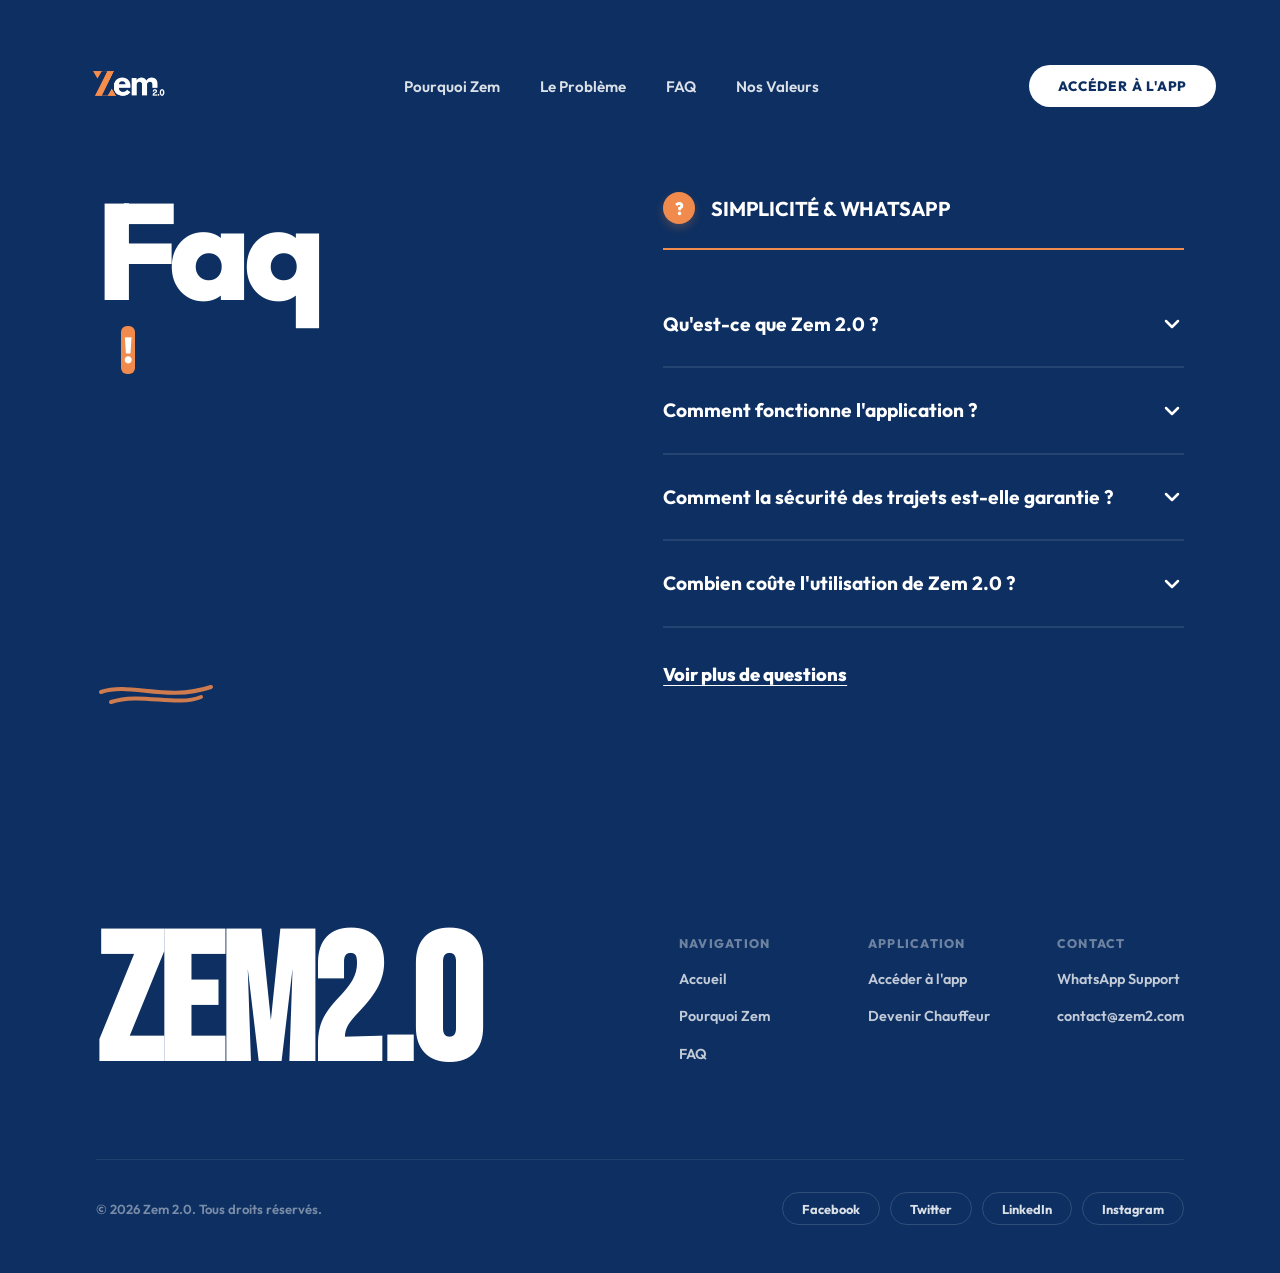
<file: faq.html>
<!DOCTYPE html>
<html lang="fr">
<head>
  <meta charset="UTF-8">
  <meta name="viewport" content="width=device-width, initial-scale=1.0, minimum-scale=1.0, maximum-scale=1.0, user-scalable=no">
  <title>Zem 2.0 — Questions Fréquentes (FAQ)</title>
  <meta name="description" content="Toutes les réponses à vos questions sur Zem 2.0. Apprenez comment fonctionne notre covoiturage solidaire et sécurisé.">

  <!-- Fonts: Outfit (UI), Syne (Logo), Bebas Neue (Display text) -->
  <link rel="preconnect" href="https://fonts.googleapis.com">
  <link rel="preconnect" href="https://fonts.gstatic.com" crossorigin>
  <link href="https://fonts.googleapis.com/css2?family=Bebas+Neue&family=Outfit:wght@300;400;600;800&family=Syne:wght@800&display=swap" rel="stylesheet">

  <!-- Stylesheet -->
  <link rel="stylesheet" href="style.css?v=2">
</head>
<body class="faq-page">

  <!-- Glassmorphic Header / Navigation -->
  <header class="navbar">
    <a href="index.html">
      <img src="logo.png" class="nav-logo-img" alt="Zem 2.0 Logo">
    </a>
    <nav class="nav-links">
      <a href="index.html#why-zem" class="nav-link">Pourquoi Zem</a>
      <a href="index.html#problem" class="nav-link">Le Problème</a>
      <a href="faq.html" class="nav-link active">FAQ</a>
      <a href="index.html#values" class="nav-link">Nos Valeurs</a>
    </nav>
    <a href="https://zemapp.glide.page/" target="_blank" class="nav-btn">ACCÉDER À L'APP</a>
  </header>

  <!-- Section 4: FAQ Section -->
  <section class="faq-section" style="padding-top: 12rem;">
    <div class="faq-container">
      
      <!-- FAQ Left Column -->
      <div class="faq-left">
        <h1 class="faq-title">Faq</h1>
        <div class="faq-mascot-container">
          <div class="faq-mascot-alert">!</div>
        </div>
        <svg class="faq-scribble" viewBox="0 0 120 35" fill="none" xmlns="http://www.w3.org/2000/svg">
          <path d="M5 15C35 5 70 25 115 10M15 25C45 15 80 30 105 20" stroke="var(--orange-color)" stroke-width="4" stroke-linecap="round"/>
        </svg>
      </div>

      <!-- FAQ Right Column -->
      <div class="faq-right">
        <div class="faq-header-row">
          <div class="faq-badge">?</div>
          <span class="faq-header-text">SIMPLICITÉ & WHATSAPP</span>
        </div>
        <div class="faq-divider"></div>

        <div class="faq-accordion">
          <!-- Item 1 -->
          <div class="faq-item">
            <button class="faq-trigger">
              <span class="faq-question">Qu'est-ce que Zem 2.0 ?</span>
              <svg class="faq-chevron" viewBox="0 0 24 24" fill="none" stroke="currentColor" stroke-width="2.5" stroke-linecap="round" stroke-linejoin="round">
                <polyline points="6 9 12 15 18 9"></polyline>
              </svg>
            </button>
            <div class="faq-content">
              <div class="faq-answer">
                Zem 2.0 est une plateforme de covoiturage solidaire et sécurisée conçue spécifiquement pour simplifier les trajets quotidiens (écoles, universités, travail). Nous mettons en relation des passagers et des chauffeurs de confiance issus d'une même communauté pour des trajets plus sereins et économiques.
              </div>
            </div>
          </div>

          <!-- Item 2 -->
          <div class="faq-item">
            <button class="faq-trigger">
              <span class="faq-question">Comment fonctionne l'application ?</span>
              <svg class="faq-chevron" viewBox="0 0 24 24" fill="none" stroke="currentColor" stroke-width="2.5" stroke-linecap="round" stroke-linejoin="round">
                <polyline points="6 9 12 15 18 9"></polyline>
              </svg>
            </button>
            <div class="faq-content">
              <div class="faq-answer">
                C'est très simple ! Accédez à notre application web Glide depuis votre mobile ou ordinateur, recherchez ou proposez des trajets réguliers, et rejoignez un groupe. La mise en relation et le suivi des trajets se font directement et facilement.
              </div>
            </div>
          </div>

          <!-- Item 3 -->
          <div class="faq-item">
            <button class="faq-trigger">
              <span class="faq-question">Comment la sécurité des trajets est-elle garantie ?</span>
              <svg class="faq-chevron" viewBox="0 0 24 24" fill="none" stroke="currentColor" stroke-width="2.5" stroke-linecap="round" stroke-linejoin="round">
                <polyline points="6 9 12 15 18 9"></polyline>
              </svg>
            </button>
            <div class="faq-content">
              <div class="faq-answer">
                La sécurité est notre priorité absolue. Tous les chauffeurs passent par un processus strict de validation (identité, permis, documents du véhicule et entretien). Les trajets s'effectuent au sein de groupes fermés et modérés, et vous pouvez suivre le statut du véhicule en temps réel.
              </div>
            </div>
          </div>

          <!-- Item 4 -->
          <div class="faq-item">
            <button class="faq-trigger">
              <span class="faq-question">Combien coûte l'utilisation de Zem 2.0 ?</span>
              <svg class="faq-chevron" viewBox="0 0 24 24" fill="none" stroke="currentColor" stroke-width="2.5" stroke-linecap="round" stroke-linejoin="round">
                <polyline points="6 9 12 15 18 9"></polyline>
              </svg>
            </button>
            <div class="faq-content">
              <div class="faq-answer">
                L'inscription et l'utilisation de la plateforme Glide sont 100% gratuites. Les passagers partagent équitablement les frais de route (carburant et maintenance) directement avec le chauffeur de leur groupe. Ce partage permet de réduire vos dépenses de transport quotidiennes de plus de 50%.
              </div>
            </div>
          </div>

          <!-- Item 5 (Hidden by default) -->
          <div class="faq-item faq-hidden-item">
            <button class="faq-trigger">
              <span class="faq-question">Comment devenir chauffeur pour Zem 2.0 ?</span>
              <svg class="faq-chevron" viewBox="0 0 24 24" fill="none" stroke="currentColor" stroke-width="2.5" stroke-linecap="round" stroke-linejoin="round">
                <polyline points="6 9 12 15 18 9"></polyline>
              </svg>
            </button>
            <div class="faq-content">
              <div class="faq-answer">
                Si vous effectuez des trajets réguliers et possédez un véhicule en bon état, vous pouvez vous inscrire en tant que chauffeur. Cliquez sur le bouton "Devenir Chauffeur" dans notre menu pour être mis en relation avec notre support WhatsApp. Nous validerons vos documents pour activer votre profil.
              </div>
            </div>
          </div>

          <!-- Item 6 (Hidden by default) -->
          <div class="faq-item faq-hidden-item">
            <button class="faq-trigger">
              <span class="faq-question">Puis-je organiser des trajets pour mes enfants ?</span>
              <svg class="faq-chevron" viewBox="0 0 24 24" fill="none" stroke="currentColor" stroke-width="2.5" stroke-linecap="round" stroke-linejoin="round">
                <polyline points="6 9 12 15 18 9"></polyline>
              </svg>
            </button>
            <div class="faq-content">
              <div class="faq-answer">
                Absolument ! Zem 2.0 propose une section dédiée aux Parents pour organiser des trajets scolaires sécurisés en groupe. Vous pouvez coordonner les allers et retours d'école avec des voisins ou d'autres parents d'élèves de confiance.
              </div>
            </div>
          </div>

          <!-- Item 7 (Hidden by default) -->
          <div class="faq-item faq-hidden-item">
            <button class="faq-trigger">
              <span class="faq-question">Que faire en cas d'imprévu ou de retard ?</span>
              <svg class="faq-chevron" viewBox="0 0 24 24" fill="none" stroke="currentColor" stroke-width="2.5" stroke-linecap="round" stroke-linejoin="round">
                <polyline points="6 9 12 15 18 9"></polyline>
              </svg>
            </button>
            <div class="faq-content">
              <div class="faq-answer">
                L'application intègre des fonctionnalités de communication rapide via WhatsApp et de suivi des véhicules ("Bus en route"). Si vous avez un imprévu, vous pouvez notifier le groupe instantanément d'un simple clic.
              </div>
            </div>
          </div>
        </div>

        <button class="faq-load-more-btn">Voir plus de questions</button>
      </div>

    </div>
  </section>

  <!-- Footer Section -->
  <footer class="footer">
    
    <!-- Main Footer Grid -->
    <div class="footer-main">
      
      <!-- Big Brand Text -->
      <div class="footer-brand">
        <h2 class="footer-brand-logo">ZEM2.0</h2>
      </div>

      <!-- Links Grid -->
      <div class="footer-links-grid">

        <!-- Column 1: Navigation -->
        <div class="footer-links-column">
          <h4 class="footer-column-title">Navigation</h4>
          <a href="index.html" class="footer-column-link">Accueil</a>
          <a href="index.html#why-zem" class="footer-column-link">Pourquoi Zem</a>
          <a href="faq.html" class="footer-column-link">FAQ</a>
        </div>

        <!-- Column 2: App -->
        <div class="footer-links-column">
          <h4 class="footer-column-title">Application</h4>
          <a href="https://zemapp.glide.page/" target="_blank" class="footer-column-link">Accéder à l'app</a>
          <a href="https://wa.me/243890000000?text=Bonjour,%20je%20souhaite%20rejoindre%20Zem2.0%20en%20tant%20que%20chauffeur" target="_blank" class="footer-column-link">Devenir Chauffeur</a>
        </div>

        <!-- Column 3: Contact -->
        <div class="footer-links-column">
          <h4 class="footer-column-title">Contact</h4>
          <a href="https://wa.me/243890000000?text=Bonjour%20Zem2.0" target="_blank" class="footer-column-link">WhatsApp Support</a>
          <a href="mailto:contact@zem2.com" class="footer-column-link">contact@zem2.com</a>
        </div>

      </div>

    </div>

    <!-- Bottom copyright and social row -->
    <div class="footer-bottom-bar">
      <p class="footer-copyright">
        &copy; 2026 Zem 2.0. Tous droits réservés.
      </p>
      
      <div class="footer-socials">
        <a href="#" class="footer-social-link">Facebook</a>
        <a href="#" class="footer-social-link">Twitter</a>
        <a href="#" class="footer-social-link">LinkedIn</a>
        <a href="#" class="footer-social-link">Instagram</a>
      </div>
    </div>

  </footer>

  <!-- Inline Script to run Logo Transparency Keyer & FAQ Accordion & Load More -->
  <script>
    // Remove background color from logo dynamically using canvas
    function removeBackground(selector, keyColor = null, tolerance = 25) {
      const imgElement = document.querySelector(selector);
      if (!imgElement) return;

      const canvas = document.createElement("canvas");
      const ctx = canvas.getContext("2d");
      const img = new Image();
      img.src = imgElement.src;

      img.onload = () => {
        canvas.width = img.naturalWidth;
        canvas.height = img.naturalHeight;
        ctx.drawImage(img, 0, 0);

        const imgData = ctx.getImageData(0, 0, canvas.width, canvas.height);
        const data = imgData.data;

        // Use top-left pixel if keyColor is not provided
        const targetR = keyColor ? keyColor[0] : data[0];
        const targetG = keyColor ? keyColor[1] : data[1];
        const targetB = keyColor ? keyColor[2] : data[2];

        for (let i = 0; i < data.length; i += 4) {
          const r = data[i];
          const g = data[i + 1];
          const b = data[i + 2];

          const diffR = Math.abs(r - targetR);
          const diffG = Math.abs(g - targetG);
          const diffB = Math.abs(b - targetB);

          if (diffR < tolerance && diffG < tolerance && diffB < tolerance) {
            data[i + 3] = 0; // set alpha to 0
          }
        }

        ctx.putImageData(imgData, 0, 0);
        imgElement.src = canvas.toDataURL();
        imgElement.style.opacity = "1"; // reveal cleanly
      };
      
      // In case image is already cached/loaded
      if (img.complete) {
        img.onload();
      }
    }

    document.addEventListener("DOMContentLoaded", () => {
      // Remove blue background from the logo
      removeBackground(".nav-logo-img", [13, 47, 97], 25);

      // Accordion Trigger Handler
      const triggers = document.querySelectorAll(".faq-trigger");
      triggers.forEach(trigger => {
        trigger.addEventListener("click", () => {
          const item = trigger.parentNode;
          const content = item.querySelector(".faq-content");
          const isActive = item.classList.contains("active");

          // Close all other active items
          document.querySelectorAll(".faq-item.active").forEach(activeItem => {
            if (activeItem !== item) {
              activeItem.classList.remove("active");
              activeItem.querySelector(".faq-content").style.maxHeight = null;
            }
          });

          // Toggle current
          if (isActive) {
            item.classList.remove("active");
            content.style.maxHeight = null;
          } else {
            item.classList.add("active");
            content.style.maxHeight = content.scrollHeight + "px";
          }
        });
      });

      // Load More Button Handler
      const loadMoreBtn = document.querySelector(".faq-load-more-btn");
      const hiddenItems = document.querySelectorAll(".faq-hidden-item");

      if (loadMoreBtn && hiddenItems.length > 0) {
        loadMoreBtn.addEventListener("click", () => {
          const isExpanded = loadMoreBtn.classList.contains("expanded");

          hiddenItems.forEach(item => {
            if (isExpanded) {
              item.classList.remove("show");
              // Also collapse if active
              item.classList.remove("active");
              const content = item.querySelector(".faq-content");
              if (content) {
                content.style.maxHeight = null;
              }
            } else {
              item.classList.add("show");
            }
          });

          loadMoreBtn.textContent = isExpanded ? "Voir plus de questions" : "Voir moins de questions";
          loadMoreBtn.classList.toggle("expanded");
        });
      }
    });
  </script>

</body>
</html>
</file>
<file: style.css>
/* Global Reset & Design Tokens */
:root {
  --canvas-bg: #07172e;
  --card-bg: #0d2f61;
  --orange-color: #f08a4d;
  --cream-color: #ffffff; /* changed from beige #fbf8eb to white */
  --dark-text: #0d2f61;
  --nav-link-color: rgba(255, 255, 255, 0.85);
  --font-heading: 'Outfit', sans-serif;
  --font-logo: 'Syne', sans-serif;
  --font-display: 'Bebas Neue', sans-serif;
  --neon-lime: #c4f03a;
}

* {
  box-sizing: border-box;
  margin: 0;
  padding: 0;
  user-select: none;
}

html, body {
  background-color: var(--canvas-bg);
  min-height: 100vh;
  overflow-x: hidden;
  overflow-y: auto; /* scrollable */
  font-family: var(--font-heading);
  scroll-behavior: smooth; /* smooth native scroll */
}

/* FAQ page — fond #0d2f61 */
body.faq-page {
  background: #0d2f61;
}

body.faq-page .footer {
  background-color: transparent;
}

/* Outer Bezel Bevel (App Frame) */
.outer-frame {
  width: 100vw;
  min-height: 100vh;
  min-height: 750px; /* Prevent squishing on zoom/short viewports */
  padding: 0;
  background-color: var(--canvas-bg);
  display: flex;
  justify-content: center;
  align-items: center;
}

/* Rounded Website Card */
.hero-card {
  width: 100%;
  min-height: 100vh;
  min-height: inherit;
  background-color: var(--card-bg);
  border-radius: 0;
  position: relative;
  overflow: hidden;
  box-shadow: none;
}

/* Liquid Wave SVG Background */
.liquid-bg {
  position: absolute;
  top: 0;
  left: 0;
  width: 100%;
  height: 100%;
  object-fit: cover;
  pointer-events: none;
  z-index: 1;
}

/* Header & Navbar */
.navbar {
  position: absolute;
  top: 1.2rem;
  left: 0;
  width: 100%;
  display: flex;
  justify-content: space-between;
  align-items: center;
  padding: 0 4rem;
  z-index: 10;
}

.nav-logo-img {
  height: 130px; /* enlarged from 110px */
  width: auto;
  opacity: 0; /* hidden until transparency removal script runs */
  transition: opacity 0.3s ease;
}

.nav-links {
  display: flex;
  gap: 2.5rem;
}

.nav-link {
  color: var(--nav-link-color);
  text-decoration: none;
  font-size: 0.95rem;
  font-weight: 600;
  transition: color 0.3s ease;
}

.nav-link:hover {
  color: var(--cream-color);
}

.nav-btn {
  padding: 0.75rem 1.8rem;
  border-radius: 50px;
  border: none;
  background-color: #ffffff;
  color: var(--card-bg);
  font-family: var(--font-heading);
  font-size: 0.85rem;
  font-weight: 800;
  letter-spacing: 0.05rem;
  cursor: pointer;
  display: inline-flex;
  align-items: center;
  justify-content: center;
  text-decoration: none;
  transition: transform 0.3s ease, box-shadow 0.3s ease;
}

.nav-btn:hover {
  transform: translateY(-2px);
  box-shadow: 0 10px 20px rgba(0,0,0,0.1);
}

/* Massive Background Typography */
.hero-bg-text-wrap {
  position: absolute;
  top: 45%;
  left: 50%;
  transform: translate(-50%, -50%);
  width: 100%;
  display: flex;
  flex-direction: column;
  justify-content: center;
  z-index: 1;
  pointer-events: none;
  will-change: transform;
}

.bg-title-line {
  font-family: var(--font-display);
  font-weight: 800;
  line-height: 0.8;
  text-transform: uppercase;
  width: 100%;
  text-align: center;
}

.bg-title-line.line-1 {
  font-size: clamp(6rem, 19vw, 16rem);
  letter-spacing: 0.01em;
  color: #ffffff;
}

.bg-title-line.line-2 {
  font-size: clamp(4rem, 12.8vw, 11rem);
  letter-spacing: -0.02em;
  margin-top: -1.5vw; /* tight spacing matching reference */
  color: var(--orange-color);
}

/* Subtitle and Date row positioned in bottom-right over orange */
.bg-title-row {
  position: absolute;
  bottom: 55px; /* sits above the 35px bottom panel */
  right: 4rem;
  display: flex;
  flex-direction: column;
  align-items: flex-end;
  z-index: 1;
  pointer-events: none;
}

.bg-year {
  font-family: var(--font-display);
  font-size: clamp(3rem, 10vw, 8rem);
  font-weight: 800;
  color: var(--orange-color);
  line-height: 0.75;
}

.bg-subtitle {
  font-family: var(--font-heading);
  font-size: 1rem;
  font-weight: 800;
  color: #ffffff;
  letter-spacing: 0.05em;
  text-transform: uppercase;
  text-align: right;
  margin-top: 0.2rem;
  opacity: 0.9;
}

/* Centered Mascot Container */
.mascot-container {
  position: absolute;
  top: 47%; /* moved up from 50% */
  left: 50%;
  transform: translate(-50%, -46%);
  width: 36vw;
  max-width: 500px;
  min-width: 300px;
  z-index: 2; /* behind the bottom cream panel but in front of background text */
  pointer-events: none;
  will-change: transform;
}

.mascot-vibe-wrap {
  width: 100%;
  height: 100%;
  display: flex;
  justify-content: center;
  align-items: center;
  will-change: transform;
}

.mascot-img {
  width: 100%;
  height: auto;
  object-fit: contain;
  filter: drop-shadow(0 20px 45px rgba(0, 0, 0, 0.25));
  will-change: transform;
}

/* Left Interactive Tab Selection Card */
.tab-card {
  position: absolute;
  bottom: 2.2rem; /* adjusted to let it sit and merge into the bottom panel */
  left: 8rem; /* shifted further right */
  background-color: var(--cream-color);
  border-radius: 24px 24px 0 0; /* flat bottom to merge into the bottom panel */
  padding: 1.4rem;
  width: 320px;
  z-index: 5; /* stands out completely in foreground */
  display: flex;
  flex-direction: column;
  gap: 0.7rem;
  box-shadow: 0 -15px 30px rgba(13, 47, 97, 0.05); /* soft upward shadow only to look embedded */
  border: 1px solid rgba(13, 47, 97, 0.08); /* subtle border */
  border-bottom: none; /* remove bottom border to blend seamlessly */
  transform: rotate(6deg); /* tilted to the right */
  transform-origin: bottom right;
  transition: transform 0.3s ease, box-shadow 0.3s ease;
}

/* Cream connection block under the tilted card to fill the gap and keep it embedded */
.tab-card::before {
  content: '';
  position: absolute;
  bottom: -40px;
  left: 0;
  width: 100%;
  height: 40px;
  background-color: var(--cream-color);
  z-index: -1; /* merges behind card contents with the bottom panel */
}

.tab-card:hover {
  transform: translateY(-5px) rotate(6deg); /* clean vertical tab lift interaction + preserve tilt */
  box-shadow: 0 -20px 40px rgba(13, 47, 97, 0.1);
}

.tab-item {
  display: flex;
  justify-content: space-between;
  align-items: center;
  padding: 0.85rem 1.25rem;
  border-radius: 16px;
  cursor: pointer;
  color: var(--dark-text);
  font-weight: 700;
  font-size: 1.05rem;
  transition: all 0.3s cubic-bezier(0.16, 1, 0.3, 1);
}

.tab-item.active {
  background-color: var(--dark-text);
  color: var(--cream-color);
}

.tab-arrow {
  width: 20px;
  height: 20px;
  opacity: 0.7;
  transition: all 0.3s ease;
}

.tab-item.active .tab-arrow {
  opacity: 1;
  color: var(--orange-color);
}

.tab-item:not(.active) .tab-arrow {
  color: var(--dark-text);
}

.tab-item:hover:not(.active) {
  background-color: rgba(0, 0, 0, 0.05);
}

.tab-item:hover .tab-arrow {
  opacity: 1;
  transform: translateX(2px);
}

/* Bottom Cream Panel */
.bottom-panel {
  position: absolute;
  bottom: 0;
  left: 0;
  width: 100%;
  height: 35px;
  background-color: var(--cream-color);
  z-index: 3; /* cuts off the mascot lower body cleanly */
}

/* ==========================================================================
   Section 2: Features Section
   ========================================================================== */
.features-section {
  width: 100%;
  min-height: 100vh;
  background-color: var(--cream-color);
  padding: 8rem 6rem;
  position: relative;
  display: grid;
  grid-template-columns: 1.15fr 0.85fr;
  gap: 5rem;
  align-items: center;
  overflow: hidden;
}

/* Watermark Background Text */
.watermark-text {
  position: absolute;
  top: 1rem;
  right: 2rem;
  font-family: var(--font-display);
  font-size: clamp(8rem, 24vw, 22rem);
  color: rgba(13, 47, 97, 0.15); /* augmenté à 0.15 pour une bien meilleure visibilité */
  z-index: 0;
  pointer-events: none;
  line-height: 1;
}

.features-left {
  position: relative;
  z-index: 2;
}

.features-heading {
  font-family: var(--font-display);
  font-size: clamp(3rem, 6.5vw, 6.5rem);
  line-height: 0.85;
  color: var(--card-bg); /* navy */
  margin-bottom: 3rem;
  text-transform: uppercase;
  letter-spacing: -0.01em;
}

.features-heading .highlight {
  color: var(--orange-color);
}

/* Accordion Layout */
.accordion {
  display: flex;
  flex-direction: column;
  gap: 1rem;
  max-width: 520px;
}

.accordion-item {
  background-color: rgba(13, 47, 97, 0.03); /* Soft, sophisticated light navy background card */
  border: 1px solid rgba(13, 47, 97, 0.08);
  padding: 1.2rem 1.5rem;
  border-radius: 16px;
  position: relative;
  overflow: hidden;
}

/* Enable transitions only after scroll entrance animation completes */
.accordion.ready .accordion-item {
  transition: all 0.4s cubic-bezier(0.16, 1, 0.3, 1);
}

/* Hover effect for inactive items */
.accordion-item:not(.active):hover {
  background-color: rgba(240, 138, 77, 0.06); /* Soft warm orange/cream tint on hover */
  border-color: rgba(240, 138, 77, 0.35); /* Elegant orange border glow */
  transform: translateY(-2px);
  box-shadow: 0 8px 20px rgba(13, 47, 97, 0.04);
}

.accordion-item:not(.active):hover .accordion-header .icon {
  transform: scale(1.15);
  color: var(--orange-color);
}

.accordion-header {
  display: flex;
  align-items: center;
  gap: 1.2rem;
  cursor: pointer;
  color: var(--card-bg);
  transition: color 0.4s cubic-bezier(0.16, 1, 0.3, 1);
}

.accordion-header .title {
  font-size: 1.35rem;
  font-weight: 800;
  letter-spacing: -0.01em;
}

.accordion-header .icon {
  font-family: monospace;
  font-size: 1.6rem;
  font-weight: bold;
  color: var(--orange-color);
  width: 24px;
  text-align: center;
  transition: transform 0.3s ease, color 0.4s cubic-bezier(0.16, 1, 0.3, 1);
}

.accordion-content {
  height: 0;
  overflow: hidden;
  font-size: 1.05rem;
  line-height: 1.6;
  color: var(--card-bg);
  opacity: 0;
  transition: color 0.4s cubic-bezier(0.16, 1, 0.3, 1);
}

.accordion-content p {
  padding-left: 2.7rem;
}

/* Active accordion item state */
.accordion-item.active {
  background-color: var(--card-bg); /* Navy */
  border-color: var(--card-bg);
  border-radius: 20px;
  padding: 1.5rem 1.8rem;
  box-shadow: 0 15px 35px rgba(13, 47, 97, 0.2);
}

/* Elegant left orange vertical accent indicator on active item */
.accordion-item.active::before {
  content: '';
  position: absolute;
  left: 0;
  top: 15%;
  height: 70%;
  width: 5px;
  background-color: var(--orange-color);
  border-radius: 0 4px 4px 0;
}

.accordion-item.active .accordion-header {
  color: var(--cream-color);
}

.accordion-item.active .accordion-header .icon {
  color: var(--orange-color);
  transform: rotate(180deg); /* Rotate the minus icon for a cool micro-interaction */
}

.accordion-item.active .accordion-content {
  margin-top: 1rem;
  height: auto;
  color: var(--cream-color);
  opacity: 0.95;
}

/* Right Column */
.features-right {
  position: relative;
  z-index: 2;
  display: flex;
  flex-direction: column;
  align-items: center;
  width: 100%;
}

.illustration-card-wrap {
  width: 100%;
  display: flex;
  justify-content: center;
  margin-bottom: 3rem;
  perspective: 1000px;
}

.illustration-card {
  width: 100%;
  max-width: 460px;
  min-height: 290px;
  background-color: var(--orange-color);
  border-radius: 32px;
  position: relative;
  padding: 2.2rem;
  overflow: hidden;
  box-shadow: 0 20px 45px rgba(240, 138, 77, 0.25);
  transform: rotate(-4deg);
}

.illustration-card.ready {
  transition: transform 0.4s cubic-bezier(0.175, 0.885, 0.32, 1.275);
}

.illustration-card:hover {
  transform: rotate(-2deg) scale(1.03);
}

.card-topo-bg {
  position: absolute;
  top: 0;
  left: 0;
  width: 100%;
  height: 100%;
  pointer-events: none;
  z-index: 0;
}

.card-title {
  font-family: var(--font-logo);
  font-size: 1.8rem;
  font-weight: 800;
  color: var(--cream-color);
  line-height: 1.1;
  text-transform: uppercase;
  letter-spacing: -0.02em;
  position: relative;
  z-index: 2;
}

.card-stats {
  display: flex;
  flex-direction: column;
  gap: 0.7rem;
  margin-top: 1.5rem;
  position: relative;
  z-index: 2;
}

.stat-row {
  display: flex;
  align-items: center;
  justify-content: space-between;
  width: 195px;
  background-color: var(--card-bg); /* navy */
  padding: 0.45rem 0.75rem;
  border-radius: 12px;
  color: #ffffff;
  font-weight: 700;
  font-size: 0.78rem;
  text-transform: uppercase;
  letter-spacing: 0.04em;
}

.val-box {
  padding: 0.15rem 0.4rem;
  border-radius: 6px;
  font-weight: 800;
  font-size: 0.82rem;
}

.val-box.yellow {
  background-color: #ffffff; /* changed to white */
  color: var(--card-bg);
}

.val-box.white {
  background-color: #ffffff;
  color: var(--card-bg);
}

.graph-svg {
  position: absolute;
  top: 0;
  left: 0;
  width: 100%;
  height: 100%;
  z-index: 1;
  pointer-events: none;
}

.features-description {
  font-size: 1.05rem;
  line-height: 1.75;
  color: var(--dark-text);
  opacity: 1;
  max-width: 460px;
  text-align: left;
  font-weight: 600;
}

/* Responsive Rules */
@media (max-width: 992px) {
  .navbar {
    padding: 0 2.5rem;
  }
  .nav-links {
    display: flex;
    gap: 1.2rem;
  }
  .nav-link {
    font-size: 0.85rem;
  }
  .nav-logo-img {
    height: 85px; /* scaled down for tablets */
  }
  .mascot-container {
    width: 42vw;
  }
  .tab-card {
    left: 4.5rem;
  }
  /* Fix horizontal collision on tablets by raising the title row above the tab card */
  .bg-title-row {
    bottom: 180px;
    right: 2.5rem;
  }
  .bg-subtitle {
    font-size: 0.9rem;
    max-width: 320px;
    letter-spacing: 0.03em;
  }
  .features-section {
    padding: 6rem 3rem;
    gap: 3rem;
  }
  .features-heading {
    font-size: 8vw;
  }
}

/* Portrait tablets (e.g. iPad portrait) */
@media (max-width: 850px) {
  .features-section {
    grid-template-columns: 1fr;
    padding: 5rem 2.5rem;
    gap: 3.5rem;
  }
  .features-heading {
    font-size: 10vw;
    text-align: center;
    margin-bottom: 2rem;
  }
  .features-description {
    text-align: center;
    max-width: 100%;
  }
  .accordion {
    max-width: 100%;
    margin: 0 auto;
  }
  .illustration-card {
    transform: none; /* remove tilt to prevent edge overflows */
    max-width: 100%;
    min-height: 270px;
  }
  .illustration-card:hover {
    transform: scale(1.02);
  }
}

@media (max-width: 576px) {
  .outer-frame {
    padding: 0; /* full bleed for mobile */
    min-height: 100vh;
    min-height: 750px; /* increased to prevent elements overlapping on small/zoomed viewports */
  }
  .hero-card {
    border-radius: 0;
    min-height: 100vh;
    min-height: inherit;
  }
  .navbar {
    padding: 0 1.5rem;
    top: 1.5rem;
  }
  .nav-logo-img {
    height: 75px; /* enlarged from 60px */
  }
  .nav-btn {
    padding: 0.5rem 1.2rem;
    font-size: 0.75rem;
  }
  .hero-bg-text-wrap {
    top: 28%; /* moved up further */
  }
  .bg-title-line.line-1 {
    font-size: 23vw; /* enlarged significantly */
    letter-spacing: -0.05em; /* compressed to fit screen */
  }
  .bg-title-line.line-2 {
    font-size: 18.5vw; /* enlarged significantly */
    letter-spacing: -0.04em;
    margin-top: -2.5vw;
  }
  .bg-title-row {
    display: none; /* remove bottom subtitle text on mobile */
  }
  .bg-year {
    font-size: 14vw;
  }
  .bg-subtitle {
    font-size: 0.8rem;
    letter-spacing: 0.05rem;
  }
  .mascot-container {
    width: 65vw;
    top: 48%; /* shifted down from 44% to give space below the navbar */
  }
  .tab-card {
    width: 100%;
    left: 0;
    bottom: -22px; /* sit lower on the mobile screen */
    border-radius: 24px 24px 0 0;
    transform: none !important; /* disable rotation/transformations on mobile */
    padding: 1.2rem 1.2rem 2.6rem 1.2rem; /* extra bottom padding to compensate bottom offset */
    box-shadow: 0 -10px 25px rgba(13, 47, 97, 0.08); /* top shadow only for mobile bottom sheet */
    border: none;
    border-top: 1px solid rgba(13, 47, 97, 0.08);
  }
  .tab-card:hover {
    transform: none !important;
  }
  .bottom-panel {
    height: 25px; /* matching the container's bottom edge */
  }
  .features-section {
    grid-template-columns: 1fr;
    padding: 4rem 1.5rem;
    gap: 4rem;
  }
  .features-heading {
    font-size: 13vw;
    margin-bottom: 2rem;
  }
  .watermark-text {
    font-size: 35vw;
    top: 5rem;
  }
  .illustration-card {
    transform: none; /* remove tilt on mobile to save space */
    min-height: 260px;
    padding: 1.5rem;
  }
  .illustration-card:hover {
    transform: scale(1.02);
  }
  .features-description {
    max-width: 100%;
  }
  .accordion-content p {
    padding-left: 2rem;
  }
}

/* Extra small mobile devices */
@media (max-width: 360px) {
  .nav-logo-img {
    height: 62px; /* enlarged from 50px */
  }
  .nav-btn {
    padding: 0.45rem 1rem;
    font-size: 0.7rem;
  }
  .bg-title-row {
    bottom: 200px;
  }
  .bg-subtitle {
    font-size: 0.72rem;
  }
  .mascot-container {
    width: 60vw;
  }
  .tab-item {
    font-size: 0.95rem;
    padding: 0.7rem 1rem;
  }
}

/* ==========================================================================
   Section 3: Numbers Section
   ========================================================================== */
.numbers-section {
  width: 100%;
  background-color: var(--cream-color);
  padding: 8rem 6rem;
  position: relative;
  overflow: hidden;
  display: flex;
  flex-direction: column;
}

.numbers-grid {
  display: grid;
  grid-template-columns: 1fr;
  gap: 1.5rem;
  width: 100%;
  position: relative;
  z-index: 2;
}

.stats-carousel-card {
  background-color: var(--card-bg); /* Navy */
  border-radius: 32px;
  min-height: 440px;
  padding: 4rem;
  position: relative;
  overflow: hidden;
  display: flex;
  flex-direction: column;
  box-shadow: 0 25px 55px rgba(13, 47, 97, 0.16);
}

.stats-card-waves {
  position: absolute;
  top: 0;
  left: 0;
  width: 100%;
  height: 100%;
  pointer-events: none;
  z-index: 0;
}

.carousel-track {
  position: relative;
  width: 100%;
  height: 100%;
  z-index: 2;
}

.carousel-slide {
  position: absolute;
  top: 0;
  left: 0;
  width: 100%;
  height: 100%;
  display: grid;
  grid-template-columns: 1.15fr 0.85fr;
  gap: 3rem;
  opacity: 0;
  visibility: hidden;
}

.carousel-slide.active {
  opacity: 1;
  visibility: visible;
}

.slide-header {
  display: flex;
  flex-direction: column;
  justify-content: center;
}

.slide-title {
  font-family: var(--font-heading);
  font-size: 2.5rem;
  font-weight: 800;
  line-height: 1.05;
  color: #ffffff;
  letter-spacing: -0.02em;
  margin-bottom: 1.5rem;
  text-transform: uppercase;
}

.slide-text {
  font-size: 0.95rem;
  line-height: 1.7;
  color: rgba(255, 255, 255, 0.65);
  max-width: 440px;
  font-weight: 400;
}

.slide-text .highlight-yellow {
  color: #fbd043; /* Warm yellow color */
  font-weight: 600;
}

.slide-content {
  position: relative;
  display: flex;
  align-items: center;
  justify-content: center;
}

/* Overlapping Stat Cards Wrapper */
.stat-cards-wrapper {
  position: relative;
  width: 320px;
  height: 250px;
}

.stat-card {
  position: absolute;
  border-radius: 24px;
  display: flex;
  flex-direction: column;
  justify-content: space-between;
  box-shadow: 0 15px 35px rgba(0, 0, 0, 0.12);
  transition: transform 0.6s cubic-bezier(0.16, 1, 0.3, 1), box-shadow 0.6s ease;
}

/* White Stat Card */
.stat-card.PeWhiteCard {
  background-color: var(--cream-color);
  width: 200px;
  height: 210px;
  padding: 1.6rem;
  left: 0;
  top: 15px;
  transform: rotate(-5deg);
  z-index: 2;
}

.PeWhiteCard .stat-main {
  display: flex;
  flex-wrap: wrap; /* allow wrapping to place subtitle underneath */
  align-items: baseline;
  gap: 0.1rem;
}

.PeWhiteCard .stat-num {
  font-size: 4.8rem;
  font-weight: 800;
  line-height: 0.85;
  color: var(--card-bg);
  letter-spacing: -0.04em;
}

.PeWhiteCard .stat-percent {
  font-size: 1.8rem;
  font-weight: 800;
  color: var(--card-bg);
}

.PeWhiteCard .stat-sub {
  font-size: 0.78rem; /* slightly larger for readability */
  font-weight: 800;
  text-transform: uppercase;
  letter-spacing: 0.03em;
  color: rgba(13, 47, 97, 0.65); /* slightly higher contrast */
  width: 100%; /* forces subtitle to next line */
  margin-left: 0; /* remove left margin since it is now below */
  margin-top: 0.5rem; /* add gap below the number */
  max-width: 100%; /* span full width */
  line-height: 1.25;
}

.PeWhiteCard .stat-footer {
  border-top: 1px solid rgba(13, 47, 97, 0.08);
  padding-top: 0.8rem;
  display: flex;
  flex-direction: column;
  gap: 0.15rem;
}

.PeWhiteCard .stat-footer-num {
  font-size: 1.5rem;
  font-weight: 800;
  color: var(--card-bg);
  line-height: 1;
}

.PeWhiteCard .stat-footer-label {
  font-size: 0.68rem;
  font-weight: 600;
  text-transform: uppercase;
  color: rgba(13, 47, 97, 0.45);
  letter-spacing: 0.02em;
}

/* Yellow Stat Card */
.stat-card.PeYellowCard {
  background-color: #ffffff; /* changed from yellow to white */
  width: 170px;
  height: 180px;
  padding: 1.6rem;
  right: 15px;
  top: 40px;
  transform: rotate(6deg);
  z-index: 3;
}

.PeYellowCard .stat-header-row {
  display: flex;
  align-items: center;
  justify-content: space-between;
  width: 100%;
}

.PeYellowCard .stat-currency {
  font-size: 0.8rem;
  font-weight: 800;
  color: var(--card-bg);
}

.PeYellowCard .stat-dashes {
  flex-grow: 1;
  margin-left: 0.6rem;
  height: 3px;
  background-image: linear-gradient(to right, var(--card-bg) 50%, transparent 50%);
  background-size: 8px 100%;
  opacity: 0.3;
}

.PeYellowCard .stat-main {
  display: flex;
  align-items: baseline;
  gap: 0.05rem;
  margin-top: 1.2rem;
  margin-bottom: auto;
}

.PeYellowCard .stat-num {
  font-size: 4.8rem;
  font-weight: 800;
  line-height: 0.8;
  color: var(--card-bg);
  letter-spacing: -0.04em;
}

.PeYellowCard .stat-unit {
  font-size: 2rem;
  font-weight: 800;
  color: var(--card-bg);
}

.PeYellowCard .stat-footer-label {
  font-size: 0.72rem;
  font-weight: 700;
  text-transform: uppercase;
  color: rgba(13, 47, 97, 0.6);
  letter-spacing: 0.02em;
  line-height: 1.2;
}

.stat-card:hover {
  transform: scale(1.05) rotate(0deg) !important;
  z-index: 5 !important;
  box-shadow: 0 20px 45px rgba(0, 0, 0, 0.2);
}

/* Carousel Navigation Controls */
.carousel-controls {
  position: absolute;
  bottom: 3.5rem;
  right: 4rem;
  display: flex;
  gap: 0.8rem;
  z-index: 10;
}

.control-btn {
  width: 52px;
  height: 52px;
  border-radius: 50%;
  display: flex;
  align-items: center;
  justify-content: center;
  cursor: pointer;
  transition: all 0.3s cubic-bezier(0.16, 1, 0.3, 1);
}

.control-btn.prev-btn {
  background-color: transparent;
  border: 2px solid rgba(255, 255, 255, 0.2);
  color: #ffffff;
}

.control-btn.prev-btn:hover {
  border-color: #ffffff;
  background-color: rgba(255, 255, 255, 0.08);
}

.control-btn.next-btn {
  background-color: var(--orange-color);
  border: none;
  color: #ffffff;
}

.control-btn.next-btn:hover {
  transform: translateY(-2px);
  box-shadow: 0 8px 25px rgba(240, 138, 77, 0.35);
}

.control-btn svg {
  width: 22px;
  height: 22px;
}

/* Right Accent Card - Interactive App Mockup Wrapper */
.accent-wavy-card {
  background-color: var(--orange-color);
  border-radius: 32px;
  height: 440px;
  position: relative;
  overflow: hidden;
  box-shadow: 0 25px 55px rgba(240, 138, 77, 0.2);
  display: flex;
  justify-content: center;
  align-items: center;
}

/* Phone Mockup Styling */
.phone-mockup {
  width: 200px;
  height: 380px;
  background-color: #0b1c33;
  border: 10px solid #142844;
  border-radius: 36px;
  box-shadow: 0 30px 60px rgba(0, 0, 0, 0.4);
  position: relative;
  display: flex;
  flex-direction: column;
  overflow: hidden;
  z-index: 2;
  transition: transform 0.6s cubic-bezier(0.16, 1, 0.3, 1);
}

.phone-speaker {
  width: 50px;
  height: 4px;
  background-color: #1d3557;
  border-radius: 2px;
  position: absolute;
  top: 8px;
  left: 50%;
  transform: translateX(-50%);
  z-index: 5;
}

.phone-screen {
  flex: 1;
  display: flex;
  flex-direction: column;
  position: relative;
  padding: 18px 10px 10px 10px;
  background: radial-gradient(circle at top, #0f2b4c, #07172e);
}

/* App Header */
.phone-app-header {
  display: flex;
  justify-content: space-between;
  align-items: center;
  margin-bottom: 8px;
}

.phone-app-logo {
  font-family: var(--font-logo);
  font-weight: 800;
  font-size: 0.75rem;
  color: var(--cream-color);
}

.phone-status-dot {
  width: 6px;
  height: 6px;
  background-color: #4ade80;
  border-radius: 50%;
  box-shadow: 0 0 8px #4ade80;
}

/* App Map Mockup */
.phone-app-map {
  height: 140px;
  background-color: rgba(13, 47, 97, 0.4);
  border-radius: 16px;
  position: relative;
  overflow: hidden;
  margin-bottom: 8px;
  border: 1px solid rgba(255, 255, 255, 0.05);
}

.map-path-line {
  position: absolute;
  top: 50%;
  left: 10%;
  width: 80%;
  height: 3px;
  background: repeating-linear-gradient(90deg, rgba(255, 255, 255, 0.15), rgba(255, 255, 255, 0.15) 6px, transparent 6px, transparent 12px);
  transform: translateY(-50%) rotate(-10deg);
}

.map-user-pin {
  width: 10px;
  height: 10px;
  background-color: #ef4444;
  border-radius: 50%;
  position: absolute;
  top: 40%;
  left: 80%;
  box-shadow: 0 0 10px #ef4444;
}

.map-bus-pin {
  width: 24px;
  height: 24px;
  color: var(--orange-color);
  position: absolute;
  top: 52%;
  left: 15%;
  animation: moveBus 4s infinite alternate ease-in-out;
}

@keyframes moveBus {
  0% {
    left: 15%;
    top: 52%;
  }
  100% {
    left: 70%;
    top: 42%;
  }
}

/* App Ride Info Card */
.phone-app-ride-card {
  background-color: rgba(255, 255, 255, 0.08);
  backdrop-filter: blur(10px);
  -webkit-backdrop-filter: blur(10px);
  border-radius: 18px;
  padding: 10px;
  display: flex;
  flex-direction: column;
  gap: 8px;
  border: 1px solid rgba(255, 255, 255, 0.1);
}

.ride-driver-row {
  display: flex;
  align-items: center;
  gap: 8px;
}

.ride-avatar {
  font-size: 1.2rem;
  background-color: rgba(255, 255, 255, 0.1);
  border-radius: 50%;
  width: 28px;
  height: 28px;
  display: flex;
  align-items: center;
  justify-content: center;
}

.ride-driver-info {
  display: flex;
  flex-direction: column;
}

.ride-driver-name {
  font-size: 0.65rem;
  font-weight: 700;
  color: #ffffff;
}

.ride-driver-rating {
  font-size: 0.55rem;
  color: rgba(255, 255, 255, 0.5);
  font-weight: 600;
}

.ride-stats-row {
  display: flex;
  justify-content: space-between;
  background-color: rgba(0, 0, 0, 0.2);
  border-radius: 12px;
  padding: 6px;
}

.ride-stat-item {
  display: flex;
  flex-direction: column;
  align-items: center;
  flex: 1;
}

.ride-stat-val {
  font-size: 0.7rem;
  font-weight: 800;
  color: var(--orange-color);
}

.ride-stat-lbl {
  font-size: 0.5rem;
  color: rgba(255, 255, 255, 0.5);
  font-weight: 600;
}

.phone-app-btn {
  background-color: var(--orange-color);
  color: #ffffff;
  border: none;
  padding: 8px;
  border-radius: 10px;
  font-size: 0.65rem;
  font-weight: 800;
  cursor: pointer;
  transition: background-color 0.2s;
}

.phone-app-btn:hover {
  background-color: #f29b63;
}

/* Floating Glass Cards */
.floating-glass-card {
  position: absolute;
  background-color: rgba(255, 255, 255, 0.1);
  backdrop-filter: blur(12px);
  -webkit-backdrop-filter: blur(12px);
  border: 1px solid rgba(255, 255, 255, 0.15);
  border-radius: 18px;
  padding: 10px 14px;
  display: flex;
  align-items: center;
  gap: 10px;
  box-shadow: 0 15px 35px rgba(0, 0, 0, 0.15);
  z-index: 3;
  transition: transform 0.6s cubic-bezier(0.16, 1, 0.3, 1);
}

.notification-card {
  top: 10%;
  left: 8%;
  transform: rotate(-4deg);
  animation: floatNotif 5s infinite alternate ease-in-out;
}

.savings-card {
  bottom: 12%;
  right: 6%;
  transform: rotate(5deg);
  animation: floatSavings 6s infinite alternate ease-in-out;
}

.notif-icon, .savings-icon {
  font-size: 1.3rem;
}

.notif-body, .savings-body {
  display: flex;
  flex-direction: column;
}

.notif-title {
  font-size: 0.75rem;
  font-weight: 800;
  color: #ffffff;
}

.notif-desc {
  font-size: 0.6rem;
  color: rgba(255, 255, 255, 0.7);
}

.savings-num {
  font-size: 0.95rem;
  font-weight: 900;
  color: #ffffff;
  line-height: 1;
}

.savings-lbl {
  font-size: 0.55rem;
  color: rgba(255, 255, 255, 0.7);
  font-weight: 600;
}

/* Hover effects on parent card */
.accent-wavy-card:hover .phone-mockup {
  transform: translateY(-8px) rotate(-1deg);
}

.accent-wavy-card:hover .notification-card {
  transform: translateY(-5px) rotate(-2deg);
}

.accent-wavy-card:hover .savings-card {
  transform: translateY(-5px) rotate(8deg);
}

/* Animations for Floating Cards */
@keyframes floatNotif {
  0% { transform: translateY(0) rotate(-4deg); }
  100% { transform: translateY(-10px) rotate(-2deg); }
}

@keyframes floatSavings {
  0% { transform: translateY(0) rotate(5deg); }
  100% { transform: translateY(-8px) rotate(7deg); }
}

/* Bottom Header Row */
.numbers-header-row {
  margin-top: 5rem;
  display: grid;
  grid-template-columns: 1.15fr 0.85fr;
  gap: 5rem;
  align-items: flex-end;
  position: relative;
  z-index: 2;
}

.numbers-title {
  font-family: var(--font-display);
  font-size: 5.6vw;
  line-height: 0.85;
  color: var(--card-bg);
  text-transform: uppercase;
  letter-spacing: -0.01em;
  position: relative;
}

.numbers-title .highlight-orange {
  color: var(--orange-color);
}

.numbers-title .highlight-orange .dot {
  color: var(--card-bg);
}

.numbers-title .plus-sign {
  font-family: var(--font-heading);
  font-size: 4vw;
  font-weight: 300;
  color: var(--orange-color);
  margin-left: 0.4rem;
  vertical-align: middle;
}

.numbers-description {
  font-size: 1.05rem;
  line-height: 1.75;
  color: var(--dark-text);
  font-weight: 600;
  max-width: 460px;
  margin-bottom: 0.4rem;
}

/* ==========================================================================
   Responsive Rules for Section 3
   ========================================================================== */
@media (max-width: 992px) {
  .numbers-section {
    padding: 6rem 3rem;
  }
  .numbers-grid {
    grid-template-columns: 1fr;
  }
  .accent-wavy-card {
    display: none; /* Hide narrow accent card on smaller screens */
  }
  .numbers-header-row {
    grid-template-columns: 1fr;
    gap: 2rem;
    margin-top: 4rem;
    align-items: flex-start;
  }
  .numbers-title {
    font-size: 8vw;
  }
  .numbers-title .plus-sign {
    font-size: 6vw;
  }
  .numbers-description {
    max-width: 100%;
  }
  /* Stacking the carousel slides on tablets landscape & portrait to avoid overflow */
  .stats-carousel-card {
    height: auto;
    min-height: 560px;
    padding: 3rem 2.5rem 7rem 2.5rem;
  }
  .carousel-slide {
    grid-template-columns: 1fr;
    gap: 2rem;
  }
  .slide-header {
    justify-content: flex-start;
  }
  .slide-title {
    font-size: 2.2rem;
    margin-bottom: 1rem;
  }
  .slide-text {
    max-width: 100%;
  }
  .slide-content {
    justify-content: center;
    margin-top: 1rem;
  }
  .stat-cards-wrapper {
    margin: 0 auto;
  }
  .carousel-controls {
    bottom: 2.5rem;
    right: 50%;
    transform: translateX(50%);
  }
}

@media (max-width: 576px) {
  .numbers-section {
    padding: 4rem 1.5rem;
  }
  .numbers-title {
    font-size: 11vw;
  }
  .numbers-title .plus-sign {
    font-size: 8vw;
  }
  .stats-carousel-card {
    min-height: 580px;
    padding: 2.2rem 1.5rem 7rem 1.5rem;
  }
  .slide-title {
    font-size: 1.8rem;
  }
  .stat-cards-wrapper {
    transform: scale(0.85);
    transform-origin: center center;
    margin: 0 auto;
  }
  .carousel-controls {
    bottom: 2rem;
  }
  .control-btn {
    width: 44px;
    height: 44px;
  }
  .control-btn svg {
    width: 18px;
    height: 18px;
  }
}

/* ==========================================================================
   Footer Section
   ========================================================================== */
.footer {
  width: 100%;
  background-color: var(--canvas-bg); /* Dark navy */
  padding: 6rem 6rem 3rem 6rem;
  position: relative;
  display: flex;
  flex-direction: column;
  gap: 5rem;
}

.footer-card-container {
  width: calc(100% + 6rem);
  margin-left: -3rem;
  margin-right: -3rem;
  position: relative;
}

.footer-card {
  width: 100%;
  height: 600px; /* Increased height/length for a majestic look */
  background-color: var(--cream-color);
  border-radius: var(--r);
  padding: 5rem 5.5rem; /* Increased padding slightly for larger dimensions */
  position: relative;
  overflow: visible;
  display: flex;
  justify-content: space-between;
  box-shadow: 0 20px 50px rgba(0, 0, 0, 0.15);

  /* Inverted border radius mask code */
  --r: 24px; /* the radius */
  --s: 32px; /* size of inner curve */
  --x: 140px; /* horizontal offset to fit the button */
  --y: 5px; /* vertical offset */
  
  --_m:/calc(2*var(--r)) calc(2*var(--r)) radial-gradient(#000 70%,#0000 72%);
  --_g:conic-gradient(from 90deg at calc(100% - var(--r)) calc(100% - var(--r)),#0000 25%,#000 0);
  --_d:(var(--s) + var(--r));
  mask:
    calc(100% - var(--_d) - var(--x)) 100% var(--_m),
    100% calc(100% - var(--_d) - var(--y)) var(--_m),
    radial-gradient(var(--s) at 100% 100%,#0000 99%,#000 calc(100% + 1px)) 
     calc(-1*var(--r) - var(--x)) calc(-1*var(--r) - var(--y)),
    var(--_g) calc(-1*var(--_d) - var(--x)) 0,
    var(--_g) 0 calc(-1*var(--_d) - var(--y));
  mask-repeat: no-repeat;
  
  -webkit-mask:
    calc(100% - var(--_d) - var(--x)) 100% var(--_m),
    100% calc(100% - var(--_d) - var(--y)) var(--_m),
    radial-gradient(var(--s) at 100% 100%,#0000 99%,#000 calc(100% + 1px)) 
     calc(-1*var(--r) - var(--x)) calc(-1*var(--r) - var(--y)),
    var(--_g) calc(-1*var(--_d) - var(--x)) 0,
    var(--_g) 0 calc(-1*var(--_d) - var(--y));
  -webkit-mask-repeat: no-repeat;
}

.footer-card-left {
  display: flex;
  flex-direction: column;
  justify-content: space-between;
  height: 100%;
  z-index: 2;
  position: relative;
}

.footer-card-tagline {
  font-size: 1.15rem;
  font-weight: 800;
  color: var(--card-bg);
  display: flex;
  align-items: center;
  gap: 0.5rem;
}

.footer-card-tagline .star {
  color: #fbd043; /* yellow star */
  font-size: 1.25rem;
}

.footer-card-title {
  font-family: var(--font-display);
  font-size: 5.8rem;
  line-height: 0.85;
  color: var(--card-bg);
  text-transform: uppercase;
  margin-top: 1.5rem;
  margin-bottom: auto;
  letter-spacing: -0.01em;
}

.footer-card-bottom-label {
  font-size: 0.85rem;
  font-weight: 800;
  text-transform: uppercase;
  letter-spacing: 0.05em;
  color: rgba(13, 47, 97, 0.6);
}

.footer-card-right {
  display: flex;
  flex-direction: column;
  justify-content: space-between;
  align-items: flex-end;
  height: 100%;
  z-index: 2;
  position: relative;
}

.footer-card-top-tag {
  font-size: 0.85rem;
  font-weight: 800;
  text-transform: uppercase;
  letter-spacing: 0.05em;
  color: var(--card-bg);
}

.footer-card-mascot-wrap {
  position: absolute;
  right: 2%; /* positioned near the right edge of the card */
  bottom: 0;
  height: 100%;
  width: auto;
  z-index: 1;
  pointer-events: none;
  display: flex;
  align-items: flex-end;
  transform: translateX(80px); /* initially shifted to the right, partially out of the card */
  transition: transform 0.8s cubic-bezier(0.25, 1, 0.5, 1);
}

.footer-card:hover .footer-card-mascot-wrap {
  transform: translateX(0) scale(1.03); /* drives forward (left) into the card on hover */
}

.footer-card-mascot {
  height: 75%; /* reduced size to fit perfectly and balance layout */
  width: auto;
  object-fit: contain;
  filter: drop-shadow(-15px 15px 30px rgba(13, 47, 97, 0.25)); /* shadow direction adjusted for movement */
}

.footer-card-btn {
  position: absolute;
  right: 15px; /* Offset matching cutout x coordinates */
  bottom: 5px; /* Offset matching cutout y coordinates */
  z-index: 10;
  background-color: var(--cream-color); /* White/Cream button */
  color: var(--card-bg);
  border: none;
  padding: 0 0.5rem 0 1.6rem;
  height: 52px;
  width: 180px;
  border-radius: 50px;
  font-weight: 800;
  font-size: 0.95rem;
  display: flex;
  align-items: center;
  justify-content: space-between;
  text-decoration: none;
  cursor: pointer;
  transition: transform 0.3s ease, box-shadow 0.3s ease, background-color 0.3s ease;
  box-shadow: 0 10px 25px rgba(0, 0, 0, 0.2);
  font-family: var(--font-heading);
}

.footer-card-btn:hover {
  transform: translateY(-2px);
  box-shadow: 0 15px 30px rgba(0, 0, 0, 0.35);
  background-color: #ffffff; /* pure white hover */
}

.footer-card-btn-arrow {
  width: 38px;
  height: 38px;
  background-color: var(--card-bg); /* Navy background for the arrow circle */
  color: var(--cream-color); /* White arrow */
  border-radius: 50%;
  display: flex;
  align-items: center;
  justify-content: center;
  transition: transform 0.3s ease;
}

.footer-card-btn:hover .footer-card-btn-arrow {
  transform: rotate(-45deg);
}

.footer-card-btn-arrow svg {
  width: 14px;
  height: 14px;
}

/* Main Footer Layout */
.footer-main {
  display: flex;
  justify-content: space-between;
  align-items: flex-start;
  width: 100%;
  gap: 4rem;
  z-index: 2;
  position: relative;
}

.footer-brand {
  flex-shrink: 0;
}

.footer-brand-logo {
  font-family: var(--font-display);
  font-size: clamp(6rem, 14vw, 12rem);
  line-height: 0.8;
  font-weight: 800;
  color: #ffffff;
  letter-spacing: -0.02em;
}

.footer-links-grid {
  display: flex;
  gap: 4rem;
  flex-wrap: wrap;
}

.footer-links-column {
  display: flex;
  flex-direction: column;
  gap: 1.2rem;
  min-width: 125px;
}

.footer-column-title {
  font-size: 0.78rem;
  font-weight: 800;
  color: rgba(255, 255, 255, 0.4);
  text-transform: uppercase;
  letter-spacing: 0.1em;
}

.footer-column-link {
  color: rgba(255, 255, 255, 0.75);
  text-decoration: none;
  font-size: 0.9rem;
  font-weight: 600;
  transition: color 0.3s ease;
}

.footer-column-link:hover {
  color: var(--orange-color);
}

/* Bottom Bar */
.footer-bottom-bar {
  display: flex;
  justify-content: space-between;
  align-items: center;
  width: 100%;
  border-top: 1px solid rgba(255, 255, 255, 0.08);
  padding-top: 2rem;
  z-index: 2;
  position: relative;
}

.footer-copyright {
  font-size: 0.82rem;
  color: rgba(255, 255, 255, 0.45);
  font-weight: 600;
}

.footer-socials {
  display: flex;
  gap: 0.6rem;
}

.footer-social-link {
  padding: 0.45rem 1.2rem;
  border-radius: 50px;
  border: 1px solid rgba(255, 255, 255, 0.15);
  color: rgba(255, 255, 255, 0.85);
  text-decoration: none;
  font-size: 0.8rem;
  font-weight: 700;
  transition: all 0.3s ease;
}

.footer-social-link:hover {
  background-color: rgba(255, 255, 255, 0.08);
  border-color: rgba(255, 255, 255, 0.35);
  color: #ffffff;
  transform: translateY(-2px);
}

/* ==========================================================================
   Footer Responsive Styles
   ========================================================================== */
@media (max-width: 992px) {
  .footer {
    padding: 4rem 3rem 2.5rem 3rem;
    gap: 4rem;
  }
  .footer-card-container {
    width: calc(100% + 3rem);
    margin-left: -1.5rem;
    margin-right: -1.5rem;
  }
  .footer-card {
    height: auto;
    min-height: 480px;
    flex-direction: column;
    padding: 3.5rem 2.5rem;
    gap: 2rem;
    /* Disable mask and restore standard rounded corners on mobile */
    mask: none;
    -webkit-mask: none;
    border-radius: 24px;
  }
  .footer-card-btn {
    position: static;
    margin-top: 1.5rem;
    width: 100%;
    max-width: 280px;
    background-color: var(--card-bg); /* Reset to dark navy on mobile */
    color: var(--cream-color);
    box-shadow: 0 10px 25px rgba(13, 47, 97, 0.2);
  }
  .footer-card-btn:hover {
    background-color: #ffffff;
    color: var(--card-bg); /* Dark text on white hover background */
  }
  .footer-card-btn-arrow {
    background-color: var(--cream-color);
    color: var(--card-bg);
  }
  .footer-card-btn:hover .footer-card-btn-arrow {
    background-color: var(--card-bg);
    color: #ffffff;
  }
  .footer-card-right {
    align-items: flex-start;
    height: auto;
  }
  .footer-card-mascot-wrap {
    right: 5%;
    bottom: 0;
    height: 50%;
  }
  .footer-main {
    flex-direction: column;
    gap: 3rem;
  }
  .footer-brand-logo {
    font-size: clamp(4.5rem, 12vw, 9rem);
  }
  .footer-links-grid {
    gap: 3rem;
  }
}

@media (max-width: 768px) {
  .footer-links-grid {
    display: grid;
    grid-template-columns: repeat(2, 1fr);
    gap: 3.5rem 2rem;
    width: 100%;
  }
}

@media (max-width: 576px) {
  .footer {
    padding: 3rem 1.5rem 2rem 1.5rem;
  }
  .footer-card-container {
    width: calc(100% + 1.5rem);
    margin-left: -0.75rem;
    margin-right: -0.75rem;
  }
  .footer-card {
    height: auto;
    min-height: 440px;
    padding: 2.5rem 1.5rem;
  }
  .footer-card-title {
    font-size: clamp(2rem, 10vw, 3.5rem);
  }
  .footer-card-mascot-wrap {
    display: none; /* Hide mascot on small mobiles to fit text */
  }
  .footer-brand-logo {
    font-size: clamp(3rem, 15vw, 6rem);
  }
  .footer-bottom-bar {
    flex-direction: column;
    gap: 1.5rem;
    align-items: flex-start;
  }
  .footer-socials {
    flex-wrap: wrap;
    gap: 0.5rem;
  }
}



/* ==========================================================================
   Section 8: CTA Final Animé (Transition dynamique avant footer)
   ========================================================================== */
.final-cta-section {
  width: 100%;
  min-height: 100vh;
  background: linear-gradient(180deg, var(--cream-color) 0%, #fef4e8 100%);
  padding: 10rem 6rem 0;
  position: relative;
  overflow: hidden;
  display: flex;
  align-items: center;
  justify-content: center;
}

.final-cta-container {
  max-width: 1200px;
  margin: 0 auto;
  position: relative;
  z-index: 10;
}

/* Particules flottantes */
.particles-container {
  position: absolute;
  top: 0;
  left: 0;
  width: 100%;
  height: 100%;
  pointer-events: none;
  z-index: 1;
}

.particle {
  position: absolute;
  background: var(--orange-color);
  border-radius: 50%;
  opacity: 0.4;
}

.particle-1 { width: 80px; height: 80px; top: 10%; left: 5%; }
.particle-2 { width: 50px; height: 50px; top: 20%; right: 10%; }
.particle-3 { width: 100px; height: 100px; bottom: 30%; left: 8%; }
.particle-4 { width: 60px; height: 60px; top: 50%; right: 5%; }
.particle-5 { width: 40px; height: 40px; top: 70%; left: 15%; }
.particle-6 { width: 70px; height: 70px; bottom: 20%; right: 20%; }
.particle-7 { width: 90px; height: 90px; top: 30%; left: 50%; }
.particle-8 { width: 55px; height: 55px; bottom: 50%; right: 40%; }

/* Grande carte CTA */
.mega-cta-card {
  background: white;
  border-radius: 48px;
  padding: 5rem 4rem;
  position: relative;
  z-index: 5;
  box-shadow: 0 40px 100px rgba(13, 47, 97, 0.15);
  border: 3px solid var(--orange-color);
  text-align: center;
}

.cta-badge {
  display: inline-block;
  background: var(--orange-color);
  color: white;
  padding: 0.8rem 2rem;
  border-radius: 50px;
  font-size: 0.9rem;
  font-weight: 800;
  letter-spacing: 0.1em;
  margin-bottom: 3rem;
  animation: pulse 2s infinite;
}

@keyframes pulse {
  0%, 100% { transform: scale(1); }
  50% { transform: scale(1.05); }
}

.mega-cta-title {
  display: flex;
  flex-direction: column;
  gap: 0.5rem;
  margin-bottom: 2rem;
}

.title-line {
  font-family: var(--font-display);
  font-size: 5.5vw;
  line-height: 1;
  color: var(--card-bg);
  font-weight: 800;
  letter-spacing: -0.02em;
}

.title-line.line-2 {
  color: var(--orange-color);
  font-size: 6.5vw;
}

.mega-cta-description {
  font-size: 1.3rem;
  line-height: 1.8;
  color: var(--card-bg);
  opacity: 0.8;
  max-width: 700px;
  margin: 0 auto 4rem;
}

/* Statistiques animées */
.cta-stats-row {
  display: grid;
  grid-template-columns: repeat(3, 1fr);
  gap: 3rem;
  margin-bottom: 4rem;
  padding: 3rem 2rem;
  background: linear-gradient(135deg, rgba(240, 138, 77, 0.05), rgba(13, 47, 97, 0.05));
  border-radius: 24px;
}

.cta-stat {
  display: flex;
  flex-direction: column;
  align-items: center;
  gap: 0.5rem;
}

.stat-number {
  font-family: var(--font-display);
  font-size: 4rem;
  font-weight: 800;
  color: var(--orange-color);
  line-height: 1;
}

.stat-percent {
  font-family: var(--font-display);
  font-size: 2.5rem;
  font-weight: 800;
  color: var(--orange-color);
}

.stat-label {
  font-size: 0.95rem;
  color: var(--card-bg);
  opacity: 0.7;
  font-weight: 600;
}

/* Boutons méga CTA */
.mega-cta-buttons {
  display: flex;
  gap: 2rem;
  justify-content: center;
  margin-bottom: 3rem;
}

.mega-btn {
  display: flex;
  align-items: center;
  gap: 1rem;
  padding: 1.5rem 3rem;
  border: none;
  border-radius: 20px;
  font-family: var(--font-heading);
  font-size: 1.1rem;
  font-weight: 700;
  cursor: pointer;
  transition: all 0.4s cubic-bezier(0.175, 0.885, 0.32, 1.275);
  position: relative;
  overflow: hidden;
}

.mega-btn::before {
  content: '';
  position: absolute;
  top: 0;
  left: -100%;
  width: 100%;
  height: 100%;
  background: linear-gradient(90deg, transparent, rgba(255, 255, 255, 0.3), transparent);
  transition: left 0.6s;
}

.mega-btn:hover::before {
  left: 100%;
}

.mega-btn.primary {
  background: var(--orange-color);
  color: white;
  box-shadow: 0 10px 30px rgba(240, 138, 77, 0.3);
}

.mega-btn.primary:hover {
  transform: translateY(-8px) scale(1.05);
  box-shadow: 0 20px 50px rgba(240, 138, 77, 0.5);
}

.mega-btn.secondary {
  background: var(--card-bg);
  color: white;
  box-shadow: 0 10px 30px rgba(13, 47, 97, 0.3);
}

.mega-btn.secondary:hover {
  transform: translateY(-8px) scale(1.05);
  box-shadow: 0 20px 50px rgba(13, 47, 97, 0.5);
}

.btn-icon {
  font-size: 1.5rem;
}

.btn-arrow {
  font-size: 1.5rem;
  transition: transform 0.3s ease;
}

.mega-btn:hover .btn-arrow {
  transform: translateX(8px);
}

/* Badges de confiance */
.trust-badges {
  display: flex;
  justify-content: center;
  gap: 3rem;
  padding-top: 3rem;
  border-top: 2px solid rgba(13, 47, 97, 0.1);
}

.trust-badge {
  display: flex;
  align-items: center;
  gap: 0.8rem;
}

.badge-icon {
  width: 40px;
  height: 40px;
  background: rgba(240, 138, 77, 0.1);
  border-radius: 50%;
  display: flex;
  align-items: center;
  justify-content: center;
  font-size: 1.2rem;
}

.badge-text {
  font-size: 0.95rem;
  font-weight: 600;
  color: var(--card-bg);
}

/* Cercles décoratifs */
.decorative-circle {
  position: absolute;
  border-radius: 50%;
  border: 3px solid var(--orange-color);
  opacity: 0.2;
  z-index: 2;
}

.circle-1 {
  width: 300px;
  height: 300px;
  top: -100px;
  right: -100px;
}

.circle-2 {
  width: 200px;
  height: 200px;
  bottom: 100px;
  left: -50px;
}

.circle-3 {
  width: 150px;
  height: 150px;
  top: 50%;
  right: 5%;
}

/* Vagues de transition animées */
.wave-transition {
  position: absolute;
  bottom: 0;
  left: 0;
  width: 100%;
  height: 250px;
  z-index: 3;
}

.wave-transition svg {
  position: absolute;
  bottom: 0;
  left: 0;
  width: 100%;
  height: 100%;
}

.wave-path {
  animation: wave-movement 8s ease-in-out infinite;
}

.wave-2 {
  animation-delay: -2s;
  animation-duration: 10s;
}

.wave-3 {
  animation-delay: -4s;
  animation-duration: 12s;
}

@keyframes wave-movement {
  0%, 100% {
    d: path("M0,96L48,112C96,128,192,160,288,165.3C384,171,480,149,576,133.3C672,117,768,107,864,122.7C960,139,1056,181,1152,186.7C1248,192,1344,160,1392,144L1440,128L1440,320L1392,320C1344,320,1248,320,1152,320C1056,320,960,320,864,320C768,320,672,320,576,320C480,320,384,320,288,320C192,320,96,320,48,320L0,320Z");
  }
  50% {
    d: path("M0,128L48,138.7C96,149,192,171,288,165.3C384,160,480,128,576,112C672,96,768,96,864,112C960,128,1056,160,1152,165.3C1248,171,1344,149,1392,138.7L1440,128L1440,320L1392,320C1344,320,1248,320,1152,320C1056,320,960,320,864,320C768,320,672,320,576,320C480,320,384,320,288,320C192,320,96,320,48,320L0,320Z");
  }
}

/* ==========================================================================
   Section 4: FAQ Section
   ========================================================================== */
.faq-section {
  width: 100%;
  background-color: transparent;
  padding: 8rem 6rem;
  position: relative;
  overflow: hidden;
}

.faq-container {
  max-width: 1200px;
  margin: 0 auto;
  display: grid;
  grid-template-columns: 0.95fr 1.05fr;
  gap: 6rem;
  align-items: flex-start;
}

/* FAQ Left Column */
.faq-left {
  position: relative;
  display: flex;
  flex-direction: column;
  align-items: flex-start;
  height: 100%;
  min-height: 520px;
}

.faq-title {
  font-family: var(--font-heading);
  font-size: 8.5rem;
  font-weight: 800;
  color: #ffffff; /* White title for dark mode */
  line-height: 0.85;
  letter-spacing: -0.05em;
  margin: 0 0 2rem 0;
  text-transform: capitalize;
}

.faq-mascot-container {
  position: relative;
  margin-top: 1rem;
  margin-left: 2rem;
  display: inline-block;
}

.faq-mascot-img {
  width: 210px;
  height: auto;
  object-fit: contain;
  filter: drop-shadow(0 15px 30px rgba(13, 47, 97, 0.3));
  animation: mascotHover 6s infinite alternate ease-in-out;
}

.faq-mascot-alert {
  position: absolute;
  top: -30px;
  left: 55%;
  transform: translateX(-50%);
  background-color: var(--orange-color); /* Orange alert badge */
  color: #ffffff;
  font-family: var(--font-heading);
  font-weight: 800;
  font-size: 2.2rem;
  width: 14px;
  height: 48px;
  display: flex;
  justify-content: center;
  align-items: center;
  border-radius: 6px;
  animation: floatAlert 4s infinite alternate ease-in-out;
}

.faq-scribble {
  position: absolute;
  bottom: 0;
  left: 0;
  width: 120px;
  height: 35px;
  opacity: 0.85;
}

.faq-scribble path {
  stroke: var(--orange-color) !important; /* Force orange scribble color */
}

/* Left mascot float animations */
@keyframes mascotHover {
  0% { transform: translateY(0) rotate(0); }
  100% { transform: translateY(-8px) rotate(1deg); }
}

@keyframes floatAlert {
  0% { transform: translate(-50%, 0) scale(1) rotate(-5deg); }
  100% { transform: translate(-50%, -10px) scale(1.05) rotate(5deg); }
}

/* FAQ Right Column */
.faq-right {
  display: flex;
  flex-direction: column;
  align-items: flex-start;
}

.faq-header-row {
  display: flex;
  align-items: center;
  gap: 1rem;
  margin-bottom: 1.5rem;
}

.faq-badge {
  background-color: var(--orange-color); /* Orange question badge */
  color: #ffffff;
  font-family: var(--font-heading);
  font-weight: 800;
  font-size: 1.1rem;
  width: 32px;
  height: 32px;
  display: flex;
  align-items: center;
  justify-content: center;
  border-radius: 50%;
  box-shadow: 0 4px 10px rgba(240, 138, 77, 0.25);
}

.faq-header-text {
  font-family: var(--font-heading);
  font-size: 1.25rem;
  font-weight: 700;
  color: #ffffff; /* White text for header */
  letter-spacing: -0.01em;
}

.faq-divider {
  width: 100%;
  height: 2px;
  background-color: var(--orange-color); /* Orange divider line */
  margin-bottom: 2rem;
}

/* FAQ Accordion List */
.faq-accordion {
  width: 100%;
  display: flex;
  flex-direction: column;
}

.faq-item {
  width: 100%;
  border-bottom: 2px solid rgba(255, 255, 255, 0.1); /* Soft transparent white separator */
  display: flex;
  flex-direction: column;
  transition: all 0.3s ease;
}

.faq-item.active {
  border-bottom-color: var(--orange-color); /* Highlight active item border */
}

.faq-trigger {
  width: 100%;
  background: none;
  border: none;
  padding: 1.8rem 0;
  display: flex;
  justify-content: space-between;
  align-items: center;
  cursor: pointer;
  text-align: left;
  color: #ffffff;
  transition: color 0.3s ease;
}

.faq-trigger:hover .faq-question {
  color: var(--orange-color); /* Hover state */
  transform: translateX(3px);
}

.faq-question {
  font-family: var(--font-heading);
  font-size: 1.2rem;
  font-weight: 700;
  color: #ffffff;
  line-height: 1.4;
  transition: transform 0.3s ease, color 0.3s ease;
}

.faq-chevron {
  width: 24px;
  height: 24px;
  color: #ffffff;
  transition: transform 0.4s cubic-bezier(0.16, 1, 0.3, 1), color 0.3s ease;
  flex-shrink: 0;
  margin-left: 1.5rem;
}

.faq-content {
  max-height: 0;
  overflow: hidden;
  transition: max-height 0.4s cubic-bezier(0.16, 1, 0.3, 1);
}

.faq-answer {
  font-family: var(--font-heading);
  font-size: 1.05rem;
  line-height: 1.65;
  color: rgba(255, 255, 255, 0.75); /* Soft white text for answers */
  padding-bottom: 1.8rem;
  font-weight: 500;
}

/* Active State for Accordion */
.faq-item.active .faq-chevron {
  transform: rotate(180deg);
  color: var(--orange-color);
}

.faq-item.active .faq-question {
  color: var(--orange-color);
}

/* Load More Elements */
.faq-hidden-item {
  display: none; /* hidden by default, toggled via JS class */
  opacity: 0;
  transform: translateY(15px);
  transition: opacity 0.4s ease, transform 0.4s ease;
}

.faq-hidden-item.show {
  display: flex;
  opacity: 1;
  transform: translateY(0);
}

.faq-load-more-btn {
  background: none;
  border: none;
  font-family: var(--font-heading);
  font-size: 1.15rem;
  font-weight: 800;
  color: #ffffff;
  text-decoration: underline;
  text-underline-offset: 4px;
  cursor: pointer;
  margin-top: 2.2rem;
  padding: 0;
  transition: color 0.3s ease, transform 0.2s ease;
  align-self: flex-start;
}

.faq-load-more-btn:hover {
  color: var(--orange-color);
  transform: translateY(-1px);
}

/* Responsive adjustments for FAQ Section */
@media (max-width: 992px) {
  .faq-section {
    padding: 6rem 3rem;
  }
  .faq-container {
    grid-template-columns: 1fr;
    gap: 4rem;
  }
  .faq-left {
    min-height: auto;
    align-items: center;
    text-align: center;
  }
  .faq-title {
    font-size: 6.5rem;
    margin-bottom: 1rem;
  }
  .faq-mascot-container {
    margin-left: 0;
  }
}

@media (max-width: 576px) {
  .faq-section {
    padding: 4rem 1.5rem;
  }
  .faq-title {
    font-size: 4.8rem;
  }
  .faq-trigger {
    padding: 1.4rem 0;
  }
  .faq-question {
    font-size: 1.05rem;
  }
  .faq-answer {
    font-size: 0.95rem;
    padding-bottom: 1.4rem;
  }
  .faq-load-more-btn {
    font-size: 0.95rem;
    margin-top: 1.5rem;
  }
}

/* ==========================================================================
   Section: Comment ça marche ?
   ========================================================================== */
.steps-section {
  width: 100%;
  background-color: var(--canvas-bg);
  padding: 8rem 6rem;
  position: relative;
  overflow: hidden;
  border-top: 1px solid rgba(255, 255, 255, 0.05);
}

.steps-container {
  max-width: 1200px;
  margin: 0 auto;
}

.steps-heading {
  font-family: var(--font-display);
  font-size: 4.5rem;
  line-height: 0.95;
  color: #ffffff;
  text-transform: uppercase;
  letter-spacing: -0.01em;
  margin-bottom: 0.8rem;
  text-align: center;
}

.steps-heading .highlight-orange {
  color: var(--orange-color);
}

.steps-heading .highlight-orange .dot {
  color: #ffffff;
}

.steps-subheading {
  font-family: var(--font-heading);
  font-size: 1.25rem;
  font-weight: 500;
  color: rgba(255, 255, 255, 0.7);
  text-align: center;
  margin-bottom: 4rem;
}

.steps-grid {
  display: grid;
  grid-template-columns: 1fr 1fr;
  gap: 1.5rem;
}

.step-card {
  background-color: var(--card-bg); /* Brand card navy background */
  border: 1px solid rgba(255, 255, 255, 0.08);
  border-radius: 24px;
  padding: 2.2rem 3rem; /* Reduced vertical padding */
  position: relative;
  overflow: hidden;
  transition: all 0.4s cubic-bezier(0.16, 1, 0.3, 1);
  display: flex;
  align-items: center;
  justify-content: space-between;
  min-height: 200px;
}

/* Hover handled by GSAP in app.js */

.step-card-wide {
  grid-column: span 2;
}

.step-giant-number {
  font-family: var(--font-heading);
  font-size: 13.5rem; /* Enlarged further to allow card clipping */
  font-weight: 800;
  color: var(--orange-color); /* Brand orange color */
  line-height: 0.75; /* Tight line-height */
  letter-spacing: -0.05em;
  user-select: none;
  flex-shrink: 0;
  display: flex;
  align-items: flex-end;
  /* position gérée par GSAP (y: 140) */
}

/* Adjust margins to space number from content */
.step-card.num-left .step-giant-number {
  margin-right: 2rem;
}

.step-card.num-right .step-giant-number {
  margin-left: 2rem;
}

.step-text-content {
  max-width: 60%;
  display: flex;
  flex-direction: column;
  justify-content: center;
}

.step-card-wide .step-text-content {
  max-width: 75%;
}

.step-title {
  font-family: var(--font-heading);
  font-size: 1.6rem;
  font-weight: 800;
  color: #ffffff;
  margin-bottom: 0.6rem;
}

.step-desc {
  font-family: var(--font-heading);
  font-size: 1.05rem;
  line-height: 1.45;
  color: rgba(255, 255, 255, 0.85);
  font-weight: 500;
}

/* ==========================================================================
   Section: Témoignages Pilotes
   ========================================================================== */
.testimonials-section {
  width: 100%;
  background-color: var(--canvas-bg);
  padding: 8rem 6rem;
  position: relative;
  overflow: hidden;
  border-top: 1px solid rgba(255, 255, 255, 0.05);
}

.testimonials-container {
  max-width: 1200px;
  margin: 0 auto;
}

.testimonials-heading {
  font-family: var(--font-display);
  font-size: 4.5rem;
  line-height: 0.95;
  color: #ffffff;
  text-transform: uppercase;
  letter-spacing: -0.01em;
  margin-bottom: 0.8rem;
  text-align: center;
}

.testimonials-heading .highlight-orange {
  color: var(--orange-color);
}

.testimonials-heading .highlight-orange .dot {
  color: #ffffff;
}

.testimonials-subheading {
  font-family: var(--font-heading);
  font-size: 1.25rem;
  font-weight: 500;
  color: rgba(255, 255, 255, 0.7);
  text-align: center;
  margin-bottom: 4rem;
}

.testimonials-grid {
  display: grid;
  grid-template-columns: repeat(3, 1fr);
  gap: 2.5rem;
}

.testimonial-card {
  background-color: var(--card-bg);
  border: 1px solid rgba(255, 255, 255, 0.06);
  border-radius: 24px;
  padding: 2.5rem;
  display: flex;
  flex-direction: column;
  justify-content: space-between;
  position: relative;
  transition: all 0.4s cubic-bezier(0.16, 1, 0.3, 1);
}

.testimonial-card:hover {
  transform: translateY(-5px);
  box-shadow: 0 20px 40px rgba(7, 23, 46, 0.5);
}

.testimonial-stars {
  color: var(--orange-color);
  font-size: 1.2rem;
  margin-bottom: 1.2rem;
  letter-spacing: 2px;
}

.testimonial-quote {
  font-family: var(--font-heading);
  font-size: 1.05rem;
  line-height: 1.65;
  color: rgba(255, 255, 255, 0.8);
  font-weight: 400;
  margin-bottom: 2rem;
  font-style: italic;
}

.testimonial-author {
  display: flex;
  align-items: center;
  gap: 1rem;
}

.testimonial-avatar {
  width: 48px;
  height: 48px;
  border-radius: 50%;
  display: flex;
  align-items: center;
  justify-content: center;
  font-family: var(--font-heading);
  font-weight: 800;
  font-size: 1.2rem;
  flex-shrink: 0;
  box-shadow: 0 4px 10px rgba(0, 0, 0, 0.15);
}

.testimonial-info {
  display: flex;
  flex-direction: column;
}

.testimonial-name {
  font-family: var(--font-heading);
  font-weight: 700;
  font-size: 1.05rem;
  color: #ffffff;
}

.testimonial-role {
  font-family: var(--font-heading);
  font-size: 0.85rem;
  font-weight: 500;
  color: rgba(255, 255, 255, 0.5);
  margin-top: 0.1rem;
}

/* ==========================================================================
   Responsive Adjustments for Steps & Testimonials
   ========================================================================== */
@media (max-width: 992px) {
  .steps-section, .testimonials-section {
    padding: 6rem 3rem;
  }
  .steps-heading, .testimonials-heading {
    font-size: 3.8rem;
  }
  .steps-grid {
    grid-template-columns: 1fr;
    gap: 1.5rem;
  }
  .step-card-wide {
    grid-column: span 1;
  }
  .step-text-content, .step-card-wide .step-text-content {
    max-width: 65%;
  }
  .testimonials-grid {
    grid-template-columns: repeat(2, 1fr);
    gap: 2rem;
  }
  .testimonials-grid .testimonial-card:nth-child(3) {
    grid-column: 1 / 3;
    max-width: 500px;
    margin: 0 auto;
  }
}

@media (max-width: 768px) {
  .nav-links {
    display: none;
  }
}

@media (max-width: 576px) {
  .steps-section, .testimonials-section {
    padding: 4rem 1.5rem;
  }
  .steps-heading, .testimonials-heading {
    font-size: 2.6rem;
  }
  .steps-subheading, .testimonials-subheading {
    font-size: 1rem;
    margin-bottom: 2.5rem;
  }
  .step-card {
    padding: 2.5rem 1.8rem;
    flex-direction: column;
    align-items: flex-start;
    justify-content: flex-start;
    min-height: auto;
  }
  .step-card.num-left {
    flex-direction: column-reverse;
  }
  .step-card.num-right {
    flex-direction: column;
  }
  .step-giant-number {
    font-size: 7.5rem; /* Enlarged mobile number size */
    margin-top: 1rem;
    margin-bottom: 0;
    margin-right: 0 !important;
    margin-left: 0 !important;
    transform: none; /* Reset transform on mobile */
  }
  .step-text-content, .step-card-wide .step-text-content {
    max-width: 100%;
  }
  .testimonials-grid {
    grid-template-columns: 1fr;
    gap: 1.8rem;
  }
  .testimonials-grid .testimonial-card:nth-child(3) {
    grid-column: auto;
    max-width: none;
  }
  .testimonial-card {
    padding: 1.8rem;
  }
}
</file>
